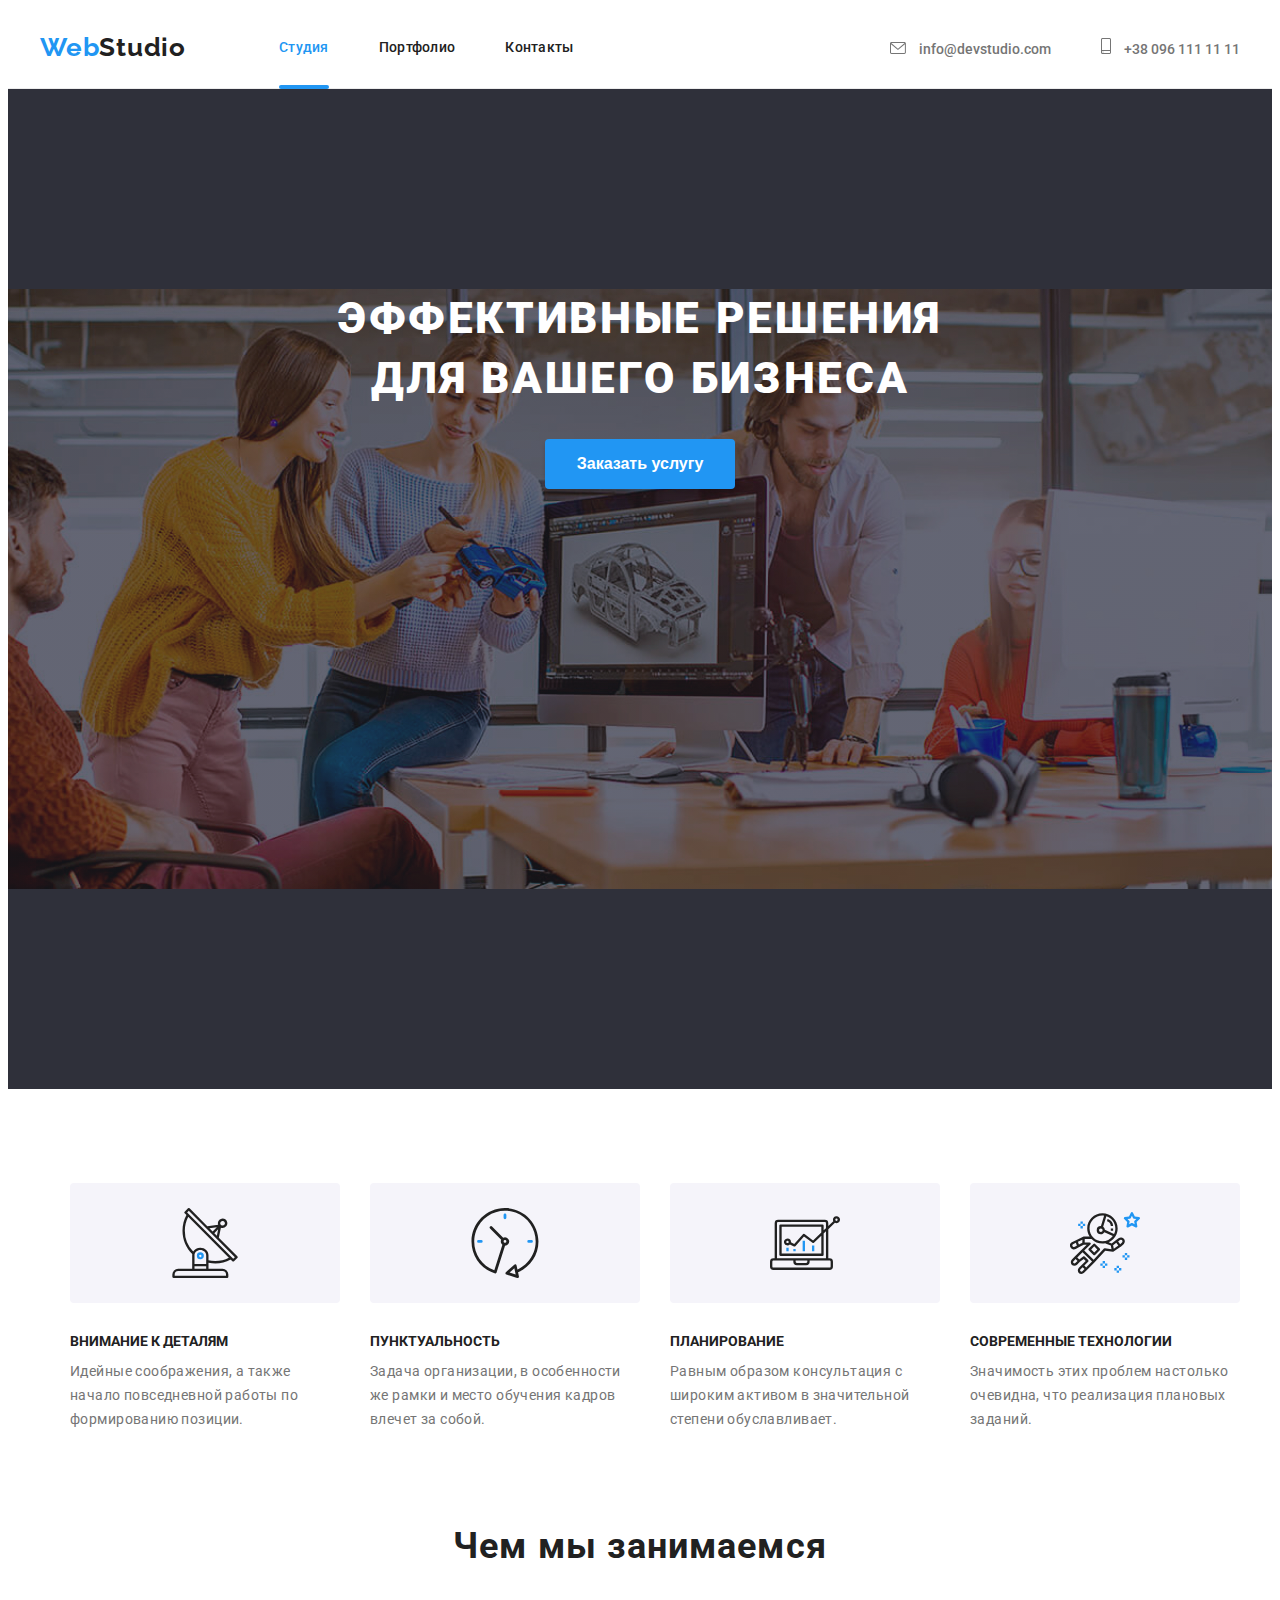
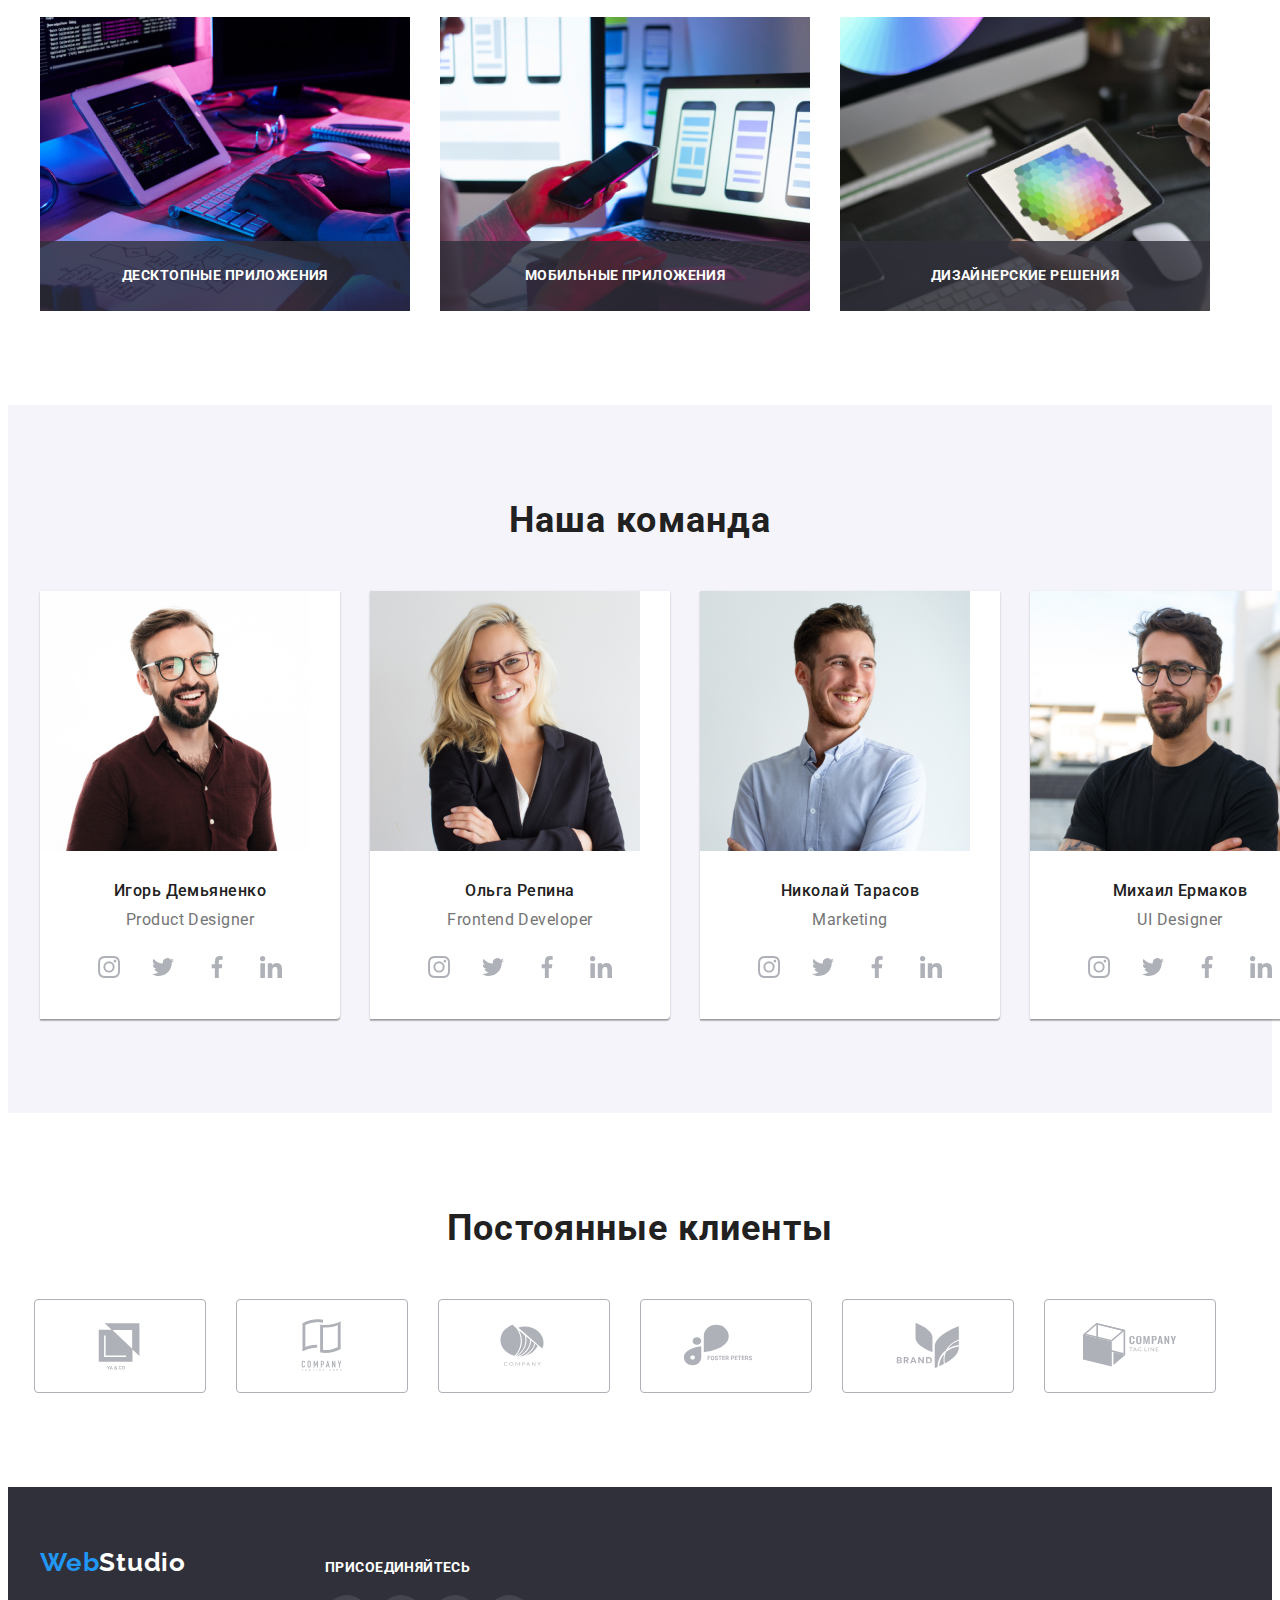
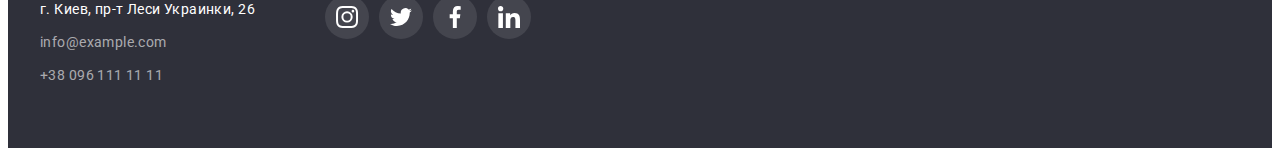
<file: index.html>
<!DOCTYPE html>
<html lang="ru">

    <head>
    <meta charset="UTF-8">
    <meta http-equiv="X-UA-Compatible" content="IE=edge">
    <meta name="viewport" content="width=device-width, initial-scale=1.0">
    <title>Document</title>

    <link rel="preconnect" href="https://fonts.googleapis.com" />
    <link rel="preconnect" href="https://fonts.gstatic.com" crossorigin />
    <link
        href="https://fonts.googleapis.com/css2?family=Raleway:wght@700&family=Roboto:wght@400;500;700;900&display=swap"
        rel="stylesheet" />

    <link rel="stylesheet" href="https://cdnjs.cloudflare.com/ajax/libs/modern-normalize/1.1.0/modern-normalize.min.css"
            integrity="sha512-wpPYUAdjBVSE4KJnH1VR1HeZfpl1ub8YT/NKx4PuQ5NmX2tKuGu6U/JRp5y+Y8XG2tV+wKQpNHVUX03MfMFn9Q=="
            crossorigin="anonymous" referrerpolicy="no-referrer" />
    
     <link rel="stylesheet" href="./css/styles.css" />
     <link rel="stylesheet" href="./images/icons.svg" />
    <link rel="stylesheet" href="./jc/modal.js" />
   
    </head>

    <body>
        <!--Шапка-->
    <header class="page-header">
        <!--Навигация-->
       <div class="container">
        <nav class="header-nav">
            <a href="./index.html" class="logo" lang="en">
                <span class="text-accent-logo">Web</span><span class="text-logo">Studio</span>
            </a>
            <ul class="nav-link">
                <li class="nav-itam"><a href="./index.html" class="link text-accent">Студия</a></li>
                <li class="nav-itam"> <a href="./portfolio.html" class="link">Портфолио</a></li>
                <li class="nav-itam"><a href="" class="link">Контакты</a></li>
            </ul>
        
        <ul class="contacts contacts-header">
            <li class="contact-list">
               
                <a href="mailto:info@devstudio.com" class="contacts contacts-link-header">
                    <svg class="mail-icon" width="16" height="12">
                        <use href="./images/icons.svg#icon-envelope"></use>
                    </svg>
                    info@devstudio.com
                </a>
            
            </li>
                <li class="contact-list">
                   
                <a href="tel:+380961111111" class="contacts contacts-link-header">
                    <svg class="phone-icon" width="10" height="16">
                        <use href="./images/icons.svg#icon-smartphone"></use>
                    </svg>
                    +38 096 111 11 11
                </a>
       
        </li>
            </ul>
        </nav>
        </div>
    </header>
    <main>
        <!-- Заказ услуг -->
        <section class="hero-section">
           
            <div class="container">
            <h1 class="text-hero">Эффективные решения для вашего бизнеса</h1>
            <button class="button-order" type="button" data-modal-open>Заказать услугу</button>
            <!--Модалка-->
            <div class="backdrop is-hidden" data-modal>
                <div class="modal">
                    <button class="btn-close" type="button" data-modal-close>
                        <svg class="btn-close-icone" width="18" height="18">
                            <use href="./images/icons/decoration /close.svg#icon-close"></use>
                        </svg>
                       
                    </button>
                    <p>
                        
                    </p>
                </div>
            </div>
        </div>
        </section>
        <!-- <h2>Особенности</h2> -->
        <section class="special-features section">
           
            <div class="container">
                <ul class="feature-list">
                <li class="feature-item">
                    <div class="icon-wrapper">
                        <svg class="icon" width="70" height="70">
                            <use href="./images/icons.svg#icon-antenna"></use>
                        </svg>
                    </div>
                    <h3 class="feature feature-item">Внимание к деталям</h3>
                    <p class="feature-text">Идейные соображения, а также начало повседневной работы по формированию
                        позиции.</p>
                </li>
                <li class="feature-item">
                    <div class="icon-wrapper">
                        <svg class="icon" width="70" height="70">
                            <use href="./images/icons.svg#icon-clock"></use>
                        </svg>
                    </div>
                    <h3 class="feature feature-item">Пунктуальность</h3>
                    <p class="feature-text">Задача организации, в особенности же рамки и место обучения кадров влечет
                        за собой.</p>
                </li>
                <li class="feature-item">
                    <div class="icon-wrapper">
                        <svg class="icon" width="70" height="70">
                            <use href="./images/icons.svg#icon-diagram"></use>
                        </svg>
                        </div>
                    <h3 class="feature feature-item">Планирование</h3>
                    <p class="feature-text">Равным образом консультация с широким активом в значительной степени
                        обуславливает.</p>
                </li>
                <li class="feature-item">
                    <div class="icon-wrapper">
                        <svg class="icon" width="70" height="70">
                            <use href="./images/icons.svg#icon-astronaut"></use>
                        </svg>
                        </div>
                    <h3 class="feature feature-item">Современные технологии</h3>
                    <p class="feature-text">Значимость этих проблем настолько очевидна, что реализация плановых
                        заданий.</p>
                </li>
            </ul>
            </div>
            
        </section>
        <!--Чем занимаются-->
        <section class="section-title section">
            
            <div class="container">
                <h2 class="title">Чем мы занимаемся</h2>
                <ul class="box-cards">
                    <li class="box">
                        <img class="card-img" src="./images/img.jpg" alt="верстка" width="370">
                    <div class="box-caption">
                        <p class="paragraph">Десктопные приложения</p>
                    </div>
                    </li>
                    <li class="box">
                        <img class="card-img" src="./images/img-2.jpg" alt="разработка мобильного приложения" width="370">
                    <div class="box-caption">
                        <p class="paragraph">Мобильные приложения</p>
                    </div>
                    </li>
                    <li class="box">
                        <img class="card-img" src="./images/img-3.jpg" alt="палитра цвета для дизайна" width="370">
                    <div class="box-caption">
                        <p class="paragraph">Дизайнерские решения</p>
                    </div>
                    </li>
                </ul>
            </div>
        </section>
        <!--Наша команда-->
        <section class="team section">
            <div class="container">
                <h2 class="title">Наша команда</h2>
                <ul class="team-cards">
                    <li class="team-card">
                        
                        <img class="card-img" src="./images/img-4.jpg" alt="Игорь Демьяненко" width="270">
                        <div class="cards-text">
                        <h3 class="subtitle-1">Игорь Демьяненко</h3>
                        <p class="description-1"><span lang="en">Product Designer</span></p>
                        <div class="social-wrapper">
                            <ul class="social-list unmarked-list">
                                <li class="itam">
                                    <a href="https://www.instagram.com" class="social-link" target="_blank" rel="noopener noreferrer">
                                            <svg class="social-icon">
                                                <use href="./images/icons.svg#icon-instagramgray"></use>
                                                </svg>
                                    </a>
                                </li>
                                <li class="itam">
                                    <a href="https://twitter.com" class="social-link" target="_blank" rel="noopener noreferrer">
                                        <svg class="social-icon">
                                            <use href="./images/icons.svg#icon-twittergray">
                                            </use>
                                        </svg>
                                    </a>
                                </li>
                                <li class="itam">
                                    <a href="https://www.facebook.com" class="social-link" target="_blank" rel="noopener noreferrer">
                                        <svg class="social-icon">
                                            <use href="./images/icons.svg#icon-facebookgray"></use>
                                            </svg>
                                            </a>
                                            </li>

                                            <li class="itam">
                                                <a href="https://www.linkedin.com" class="social-link" target="_blank" rel="noopener noreferrer">
                                                    <svg class="social-icon">
                                                        <use href="./images/icons.svg#icon-linkedingray"></use>
                                                        </svg>
                                                        </a>
                                                        </li>
                                                       
                            </ul>
                            </div>
                    </div>
                    </li>
                    <li class="team-card">
                        
                        <img class="card-img" src="./images/img-5.jpg" alt="Ольга Репина" width="270">
                        <div class="cards-text">
                        <h3 class="subtitle-1">Ольга Репина</h3>
                        <p class="description-1"><span lang="en">Frontend Developer</span></p>
                    <div class="social-wrapper">
                        <ul class="unmarked-list social-list">
                            <li class="itam">
                                <a href="https://www.instagram.com" class="social-link" target="_blank" rel="noopener noreferrer">
                                    <svg class="social-icon" width="44" height="44">
                                        <use href="./images/icons.svg#icon-instagramgray"></use>
                                    </svg>
                                </a>
                            </li>
                            <li class="itam">
                                <a href="https://twitter.com" class="social-link" target="_blank" rel="noopener noreferrer">
                                    <svg class="social-icon" width="44" height="44">
                                        <use href="./images/icons.svg#icon-twittergray">
                                        </use>
                                    </svg>
                                </a>
                            </li>
                            <li class="itam">
                                <a href="https://www.facebook.com" class="social-link" target="_blank" rel="noopener noreferrer">
                                    <svg class="social-icon" width="44" height="44">
                                        <use href="./images/icons.svg#icon-facebookgray"></use>
                                    </svg>
                                </a>
                            </li>
                    
                            <li class="itam">
                                <a href="https://www.linkedin.com" class="social-link" target="_blank" rel="noopener noreferrer">
                                    <svg class="social-icon" width="44" height="44">
                                        <use href="./images/icons.svg#icon-linkedingray"></use>
                                    </svg>
                                </a>
                            </li>
                    
                        </ul>
                    </div>
                    </div>
                    </li>
                    <li class="team-card">
                       
                        <img class="card-img" src="./images/img-6.jpg" alt="Николай Тарасов" width="270">
                        <div class="cards-text">
                        <h3 class="subtitle-1">Николай Тарасов</h3>
                        <p class="description-1"><span lang="en">Marketing</span></p>
                    <div class="social-wrapper">
                        <ul class="unmarked-list social-list">
                            <li class="itam">
                                <a href="https://www.instagram.com" class="social-link" target="_blank" rel="noopener noreferrer">
                                    <svg class="social-icon" width="44" height="44">
                                        <use href="./images/icons.svg#icon-instagramgray"></use>
                                    </svg>
                                </a>
                            </li>
                            <li class="itam">
                                <a href="https://twitter.com" class="social-link" target="_blank" rel="noopener noreferrer">
                                    <svg class="social-icon" width="44" height="44">
                                        <use href="./images/icons.svg#icon-twittergray">
                                        </use>
                                    </svg>
                                </a>
                            </li>
                            <li class="itam">
                                <a href="https://www.facebook.com" class="social-link" target="_blank" rel="noopener noreferrer">
                                    <svg class="social-icon" width="44" height="44">
                                        <use href="./images/icons.svg#icon-facebookgray"></use>
                                    </svg>
                                </a>
                            </li>
                    
                            <li class="itam">
                                <a href="https://www.linkedin.com" class="social-link" target="_blank" rel="noopener noreferrer">
                                    <svg class="social-icon" width="44" height="44">
                                        <use href="./images/icons.svg#icon-linkedingray"></use>
                                    </svg>
                                </a>
                            </li>
                    
                        </ul>
                    </div>
                    </div>
                    </li>
                    <li class="team-card">
                       
                        <img class="card-img" src="./images/img-7.jpg" alt="Михаил Ермаков" width="270">
                         <div class="cards-text">
                        <h3 class="subtitle-1">Михаил Ермаков</h3>
                        <p class="description-1"><span lang="en">UI Designer</span></p>
                    <div class="social-wrapper">
                        <ul class="unmarked-list social-list">
                            <li class="itam">
                                <a href="https://www.instagram.com" class="social-link" target="_blank" rel="noopener noreferrer">
                                    <svg class="social-icon" width="44" height="44">
                                        <use href="./images/icons.svg#icon-instagramgray"></use>
                                    </svg>
                                </a>
                            </li>
                            <li class="itam">
                                <a href="https://twitter.com" class="social-link" target="_blank" rel="noopener noreferrer">
                                    <svg class="social-icon" width="44" height="44">
                                        <use href="./images/icons.svg#icon-twittergray">
                                        </use>
                                    </svg>
                                </a>
                            </li>
                            <li class="itam">
                                <a href="https://www.facebook.com" class="social-link" target="_blank" rel="noopener noreferrer">
                                    <svg class="social-icon" width="44" height="44">
                                        <use href="./images/icons.svg#icon-facebookgray"></use>
                                    </svg>
                                </a>
                            </li>
                    
                            <li class="itam">
                                <a href="https://www.linkedin.com" class="social-link" target="_blank" rel="noopener noreferrer">
                                    <svg class="social-icon" width="44" height="44">
                                        <use href="./images/icons.svg#icon-linkedingray"></use>
                                    </svg>
                                </a>
                            </li>
                    
                        </ul>
                    </div>
                    </div>
                    </li>
                </ul>
            </div>
        </section>
        <!--Клиенты-->
        <section class="client section">
            <div class="container">
                <h2 class="title">Постоянные клиенты</h2>
                <ul class="list-clients unmarked-list">
                    <li class="itam">
                        <a href="./" class="client-link" target="_blank" rel="noopener noreferrer">
                            <svg class="client-icon" width="106" height="60">
                                <use href="./images/icons.svg#icon-yaco"></use>
                            </svg>
                        </a>
                    </li>

                    <li class="itam">
                        <a href="./" class="client-link" target="_blank" rel="noopener noreferrer">
                            <svg class="client-icon" width="106" height="60">
                                <use href="./images/icons.svg#icon-twopaper"></use>
                            </svg>
                        </a>
                     </li>

                    <li class="itam">
                        <a href="./" class="client-link" target="_blank" rel="noopener noreferrer">
                            <svg class="client-icon" width="106" height="60">
                                <use href="./images/icons.svg#icon-circlecompany"></use>
                            </svg>
                        </a>
                    </li>

                    <li class="itam">
                        <a href="./" class="client-link" target="_blank" rel="noopener noreferrer">
                            <svg class="client-icon" width="106" height="60">
                                <use href="./images/icons.svg#icon-fosterfocus"></use>
                            </svg>
                        </a>
                    </li>

                    <li class="itam">
                        <a href="./" class="client-link" target="_blank" rel="noopener noreferrer">
                            <svg class="client-icon" width="106" height="60">
                                <use href="./images/icons.svg#icon-brand"></use>
                            </svg>
                        </a>
                    </li>
                    <li class="itam">
                        <a href="./" class="client-link" target="_blank" rel="noopener noreferrer">
                            <svg class="client-icon" width="106" height="60">
                                <use href="./images/icons.svg#icon-cube"></use>
                            </svg>
                        </a>
                    </li>
                </ul>
            </div>
        </section>
    </main>
    <!--Футер-->
    <footer class="footer">
      
        <div class="container">
            <div class="adress-container">
            <a href="./index.html" class="logo" lang="en">
                <span class="text-accent-logo">Web</span><span class="text-logo clear-link-text-accent">Studio</span>
            </a>
            <address class="footer-adress">
                <ul class="contacts footer-contacts">
                    <li class="item-adress-geo">
                        <a class="contacts-link clear-link-text-accent" href="https://bit.ly/3pXMvUd" target="_blank" rel="noopener noreferrer">г.
                            Киев, пр-т
                            Леси Украинки, 26</a> </li>
                    <li class="item-adress-mail">
                        <a class="contacts-link footer-mail" href="mailto:info@devstudio.com">info@example.com</a> </li>
                    <li class="item-adress-phone">
                        <a class="contacts-link footer-phone" href="tel:+380961111111">+38 096 111 11 11</a> </li>
                </ul>
            </address>
        </div>
        <div class="follow-us-container">
            <h2 class="subtitle-1">ПРИСОЕДИНЯЙТЕСЬ</h2>
                <ul class="unmarked-list social-list">
                    <li class="itam">
                        <a href="https://www.instagram.com" class="social-link" target="_blank" rel="noopener noreferrer">
                            <svg class="social-icon" width="44" height="44">
                                <use href="./images/icons.svg#icon-instagramgray"></use>
                            </svg>
                        </a>
                    </li>
                    <li class="itam">
                        <a href="https://twitter.com" class="social-link" target="_blank" rel="noopener noreferrer">
                            <svg class="social-icon" width="44" height="44">
                                <use href="./images/icons.svg#icon-twittergray">
                                </use>
                            </svg>
                        </a>
                    </li>
                    <li class="itam">
                        <a href="https://www.facebook.com" class="social-link" target="_blank" rel="noopener noreferrer">
                            <svg class="social-icon" width="44" height="44">
                                <use href="./images/icons.svg#icon-facebookgray"></use>
                            </svg>
                        </a>
                    </li>
                
                    <li class="itam">
                        <a href="https://www.linkedin.com" class="social-link" target="_blank" rel="noopener noreferrer">
                            <svg class="social-icon" width="44" height="44">
                                <use href="./images/icons.svg#icon-linkedingray"></use>
                            </svg>
                        </a>
                    </li>
                
                </ul>

        </div>
        </div>
    </footer>
    <script src="./jc/modal.js"></script>
    </body>
</html>
</file>
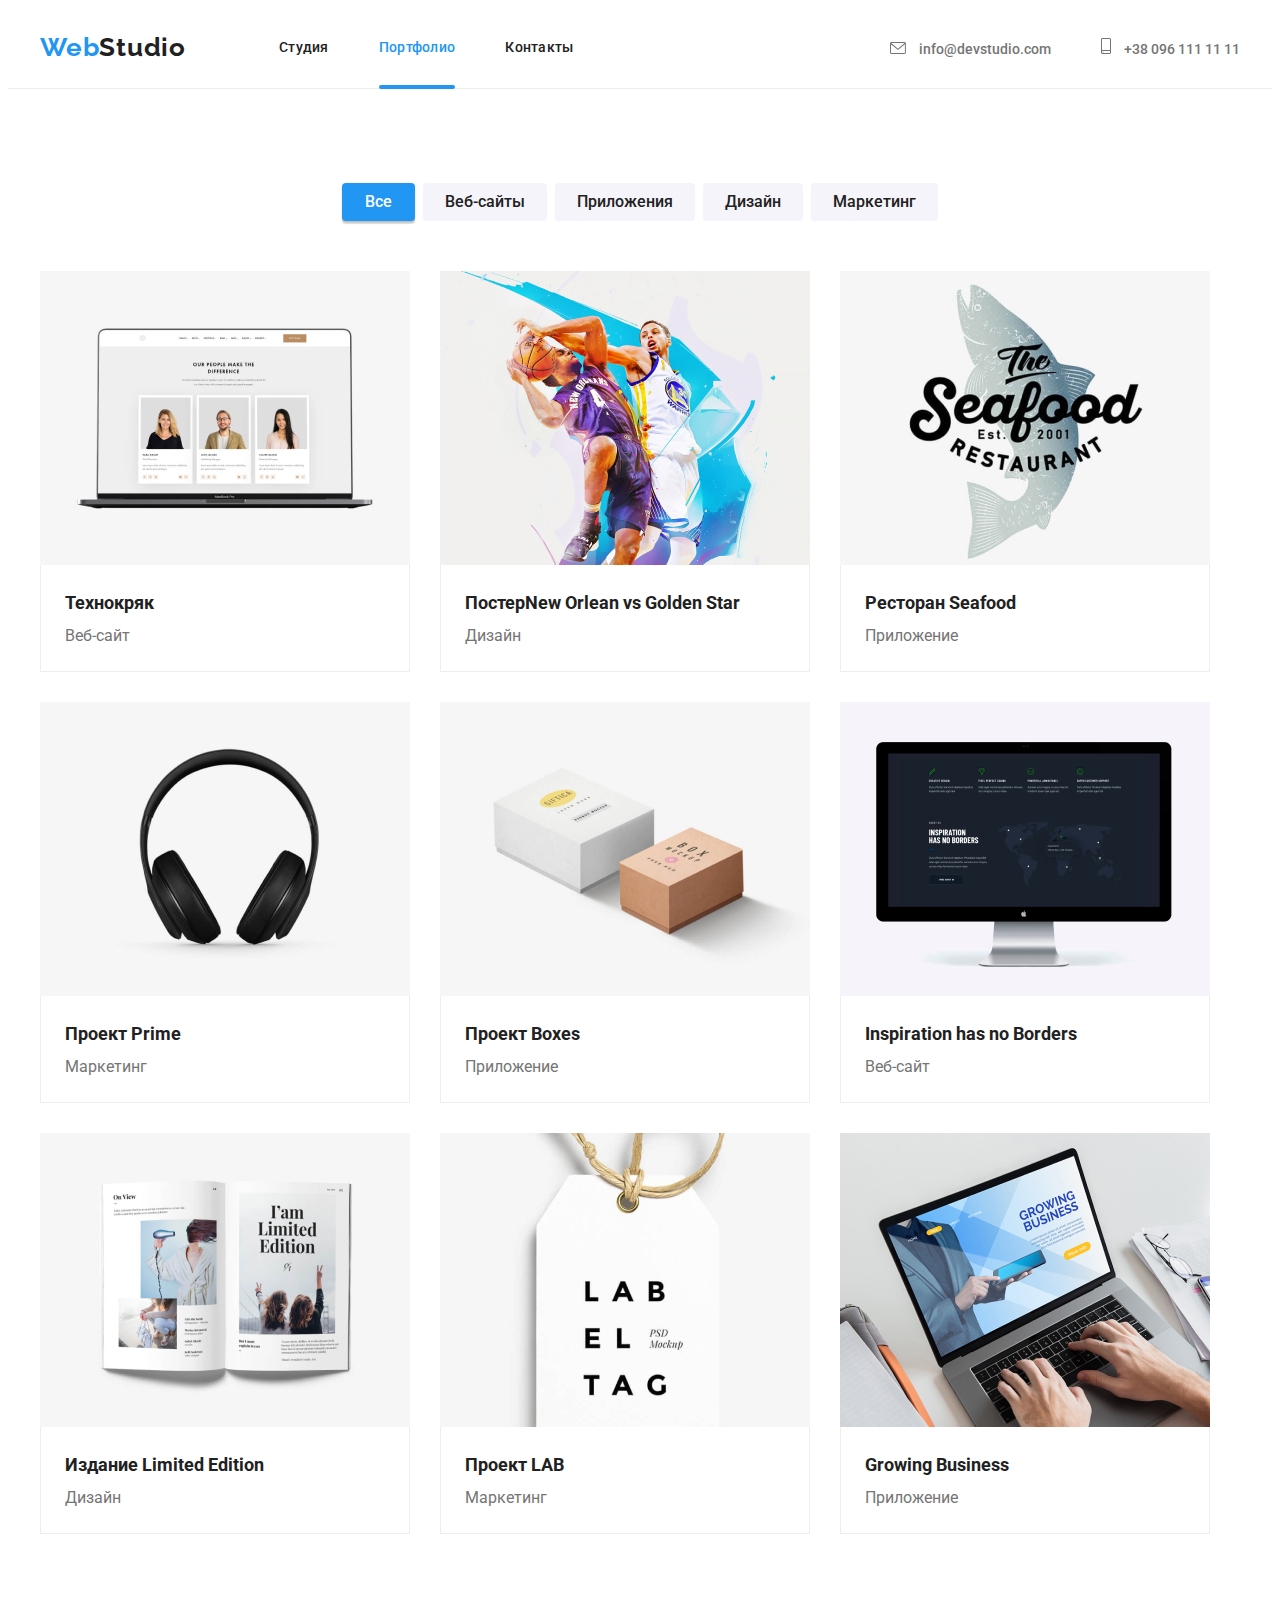
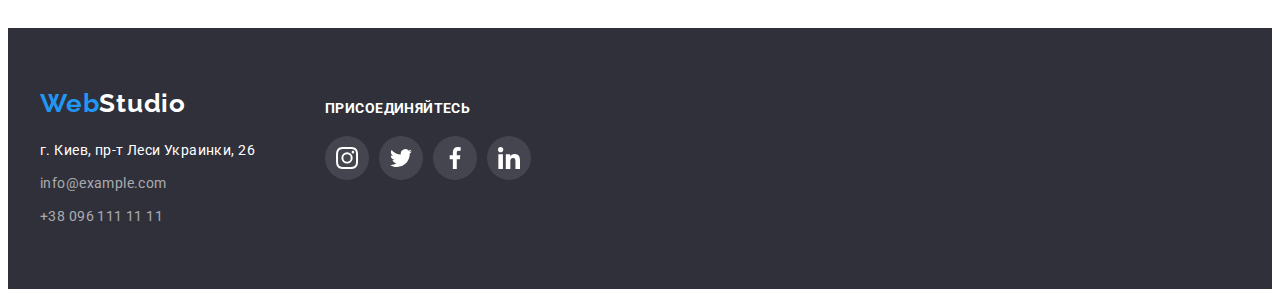
<file: portfolio.html>
<!DOCTYPE html>
<html lang="ru">
<head>
    <meta charset="UTF-8">
    <meta http-equiv="X-UA-Compatible" content="IE=edge">
    <meta name="viewport" content="width=device-width, initial-scale=1.0">
    <title>Document</title>

    <link rel="preconnect" href="https://fonts.googleapis.com" />
    <link rel="preconnect" href="https://fonts.gstatic.com" crossorigin />
    <link href="https://fonts.googleapis.com/css2?family=Raleway:wght@700&family=Roboto:wght@400;500;700;900&display=swap"
        rel="stylesheet" />
    

<link rel="stylesheet" href="https://cdnjs.cloudflare.com/ajax/libs/modern-normalize/1.1.0/modern-normalize.min.css"
    integrity="sha512-wpPYUAdjBVSE4KJnH1VR1HeZfpl1ub8YT/NKx4PuQ5NmX2tKuGu6U/JRp5y+Y8XG2tV+wKQpNHVUX03MfMFn9Q=="
    crossorigin="anonymous" referrerpolicy="no-referrer" />
    
    <link rel="stylesheet" href="./css/styles.css" />

</head>
<body>
    <!--Шапка-->
    <header class="page-header">
      
        <div class="container">
            <nav class="header-nav">
                <a href="./index.html" class="logo" lang="en">
                    <span class="text-accent-logo">Web</span><span class="text-logo">Studio</span>
                </a>
                <ul class="nav-link">
                    <li class="nav-itam"><a href="./index.html" class="link">Студия</a></li>
                    <li class="nav-itam"> <a href="./portfolio.html" class="link text-accent">Портфолио</a></li>
                    <li class="nav-itam"><a href="" class="link">Контакты</a></li>
                </ul>
    
                <ul class="contacts contacts-header">
                    <li class="contact-list">
                
                        <a href="mailto:info@devstudio.com" class="contacts contacts-link-header">
                            <svg class="mail-icon" width="16" height="12">
                                <use href="./images/icons.svg#icon-envelope"></use>
                            </svg>
                            info@devstudio.com
                        </a>
                
                    </li>
                    <li class="contact-list">
                
                        <a href="tel:+380961111111" class="contacts contacts-link-header">
                            <svg class="phone-icon" width="10" height="16">
                                <use href="./images/icons.svg#icon-smartphone"></use>
                            </svg>
                            +38 096 111 11 11
                        </a>
                
                    </li>
                </ul>
            </nav>
        </div>
    </header>
    <main>
        <!--Портфолио-->
        <section class="section-portfolio section">
            <div class="container">
                <h1 hidden>Портфолио</h1>
                <!--Фильтр-->
                <ul class="filter-list">
                    <li class="filter-all item ">
                        <button class="button-active filter-btn" type="button">Все</button></li>
                    <li class="filter-all-sites item">
                        <button class="button filter-btn" type="button">Веб-сайты</button></li>
                    <li class="filter-annexes item">
                        <button class="button filter-btn" type="button">Приложения</button></li>
                    <li class="filter-design item">
                        <button class="button filter-btn" type="button">Дизайн</button></li>
                    <li class="filter-marketing item">
                        <button class="button filter-btn" type="button">Маркетинг</button></li>
                </ul>
                <!--Карточки-->
                <ul class="portfolio-cards">
                    <li class="card">
                        <a class="card-link" href="./">
                            <div class="img-wrapper">
                            <img class="card-img" src="./images/img-8.jpg" alt="компьютер-фото-команды" width="370">
                        <div class="card-link-overlay">
                            <p class="overlay-text">Ресурс предлагает комплексные предложения с разным уровнем функционала и сервисов. Все это позволит посетителю получить
                            исчерпывающие сведения о компании или частном лице.</p>
                        </div>    
                        </div>
                            <div class="card-text">
                                <h2 class="subtitle">Технокряк</h2>
                            <p class="description">Веб-сайт</p>
                            </div>
                        </a>
                    </li>
                    <li class="card">
                        <a class="card-link" href="./">
                            <div class="img-wrapper">
                            <img class="card-img" src="./images/img-9.jpg" alt="постер-с-баскетболистами" width="370">
                            <div class="card-link-overlay">
                                <p class="overlay-text">Ресурс предлагает комплексные предложения с разным уровнем функционала и сервисов. Все это позволит посетителю получить
                                исчерпывающие сведения  о компании или частном лице.</p>
                            </div>
                        </div>
                            <div class="card-text">
                                <h2 class="subtitle">Постер<span lang="en">New Orlean vs Golden Star</span></h2>
                                <p class="description">Дизайн</p>
                            </div>
                        </a>
                    </li>
                    <li class="card">
                        <a class="card-link" href="./">
                            <div class="img-wrapper">
                            <img class="card-img" src="./images/img-16.jpg" alt="логотип-на-фоне-рыбы" width="370">
                            <div class="card-link-overlay">
                                <p class="overlay-text">Ресурс предлагает комплексные предложения с разным уровнем функционала и сервисов. Все это позволит посетителю получить
                                исчерпывающие сведения  о компании или частном лице.</p>
                            </div>
                        </div>
                            <div class="card-text">
                                <h2 class="subtitle">Ресторан <span lang="en">Seafood</span></h2>
                                <p class="description">Приложение</p>
                            </div>
                        </a>
                    </li>
                    <li class="card">
                        <a class="card-link" href="./">
                            <div class="img-wrapper">
                            <img class="card-img" src="./images/img-10.jpg" alt="наушники-на-белом-фоне" width="370">
                        <div class="card-link-overlay">
                            <p class="overlay-text">Ресурс предлагает комплексные предложения с разным уровнем функционала и сервисов. Все это позволит посетителю получить
                            исчерпывающие сведения  о компании или частном лице.</p>
                        </div>
                        </div>
                            <div class="card-text">
                                <h2 class="subtitle">Проект <span lang="en">Prime</span></h2>
                                <p class="description">Маркетинг</p>
                           </div>
                        </a>
                    </li>
                    <li class="card">
                        <a class="card-link" href="./">
                            <div class="img-wrapper">
                            <img class="card-img" src="./images/img-11.jpg" alt="белая-и-коричневая-коробки" width="370">
                        <div class="card-link-overlay">
                            <p class="overlay-text">Ресурс предлагает комплексные предложения с разным уровнем функционала и сервисов. Все это позволит посетителю получить
                            исчерпывающие сведения  о компании или частном лице.</p>
                        </div>
                        </div>
                            <div class="card-text">
                                <h2 class="subtitle">Проект <span lang="en">Boxes</span></h2>
                            <p class="description">Приложение</p>
                            </div>
                        </a>
                    </li>
                    <li class="card">
                        <a class="card-link" href="./">
                            <div class="img-wrapper">
                            <img class="card-img" src="./images/img-12.jpg" alt="монитор-с-картой-мира" width="370">
                        <div class="card-link-overlay">
                            <p class="overlay-text">Ресурс предлагает комплексные предложения с разным уровнем функционала и сервисов. Все это позволит посетителю получить
                            исчерпывающие сведения  о компании или частном лице.</p>
                        </div>
                        </div>
                            <div class="card-text">
                            <h2 class="subtitle"><span lang="en">Inspiration has no Borders</span></h2>
                            <p class="description">Веб-сайт</p>
                            </div>
                        </a>
                    </li>
                    <li class="card">
                        <a class="card-link" href="./">
                            <div class="img-wrapper">
                            <img class="card-img" src="./images/img-13.jpg" alt="раскрытый-журнал" width="370">
                        <div class="card-link-overlay">
                            <p class="overlay-text">Ресурс предлагает комплексные предложения с разным уровнем функционала и сервисов. Все это позволит посетителю получить
                            исчерпывающие сведения  о компании или частном лице.</p>
                        </div>
                        </div>
                            <div class="card-text">
                            <h2 class="subtitle">Издание <span lang="en">Limited Edition</span></h2>
                            <p class="description">Дизайн</p>
                            </div>
                        </a>
                    </li>
                    <li class="card">
                        <a class="card-link" href="./">
                            <div class="img-wrapper">
                            <img class="card-link" src="./images/img-14.jpg" alt="белая-бирка-с-черными-буквами-и-коричневой-веревкой"
                                width="370">
                            <div class="card-link-overlay">
                                <p class="overlay-text">Ресурс предлагает комплексные предложения с разным уровнем функционала и сервисов. Все это позволит посетителю получить
                                исчерпывающие сведения  о компании или частном лице.</p>
                            </div>
                            </div>
                                <div class="card-text">
                                    <h2 class="subtitle">Проект <span lang="en">LAB</span></h2>
                                    <p class="description">Маркетинг</p>
                                </div>
                            
                        </a>
                    </li>
                    <li class="card">
                        <a class="card-link" href="./">
                            <div class="img-wrapper">
                            <img class="card-img" src="./images/img-15.jpg" alt="ноутбук-с-бизнес-идеей" width="370">
                        <div class="card-link-overlay">
                            <p class="overlay-text">Ресурс предлагает комплексные предложения с разным уровнем функционала и сервисов. Все это позволит посетителю получить
                            исчерпывающие сведения  о компании или частном лице.</p>
                        </div>
                        </div>
                            <div class="card-text">
                            <h2 class="subtitle"><span lang="en">Growing Business</span></h2>
                            <p class="description">Приложение</p>
                            </div>
                        </a>
                    </li>
                </ul>
            </div>
        </section>
    </main>
    <!--Футер-->
<footer class="footer">
    <div class="container">
        <div class="adress-container">
            <a href="./index.html" class="logo" lang="en">
                <span class="text-accent-logo">Web</span><span class="text-logo clear-link-text-accent">Studio</span>
            </a>
            <address class="footer-adress">
                <ul class="contacts footer-contacts">
                    <li class="item-adress-geo">
                        <a class="contacts-link clear-link-text-accent" href="https://bit.ly/3pXMvUd" target="_blank"
                            rel="noopener noreferrer">г.
                            Киев, пр-т
                            Леси Украинки, 26</a>
                    </li>
                    <li class="item-adress-mail">
                        <a class="contacts-link footer-mail" href="mailto:info@devstudio.com">info@example.com</a>
                    </li>
                    <li class="item-adress-phone">
                        <a class="contacts-link footer-phone" href="tel:+380961111111">+38 096 111 11 11</a>
                    </li>
                </ul>
            </address>
        </div>
        <div class="follow-us-container">
            <h2 class="subtitle-1">ПРИСОЕДИНЯЙТЕСЬ</h2>
            <ul class="unmarked-list social-list">
                <li class="itam">
                    <a href="https://www.instagram.com" class="social-link" target="_blank" rel="noopener noreferrer">
                        <svg class="social-icon" width="44" height="44">
                            <use href="./images/icons.svg#icon-instagramgray"></use>
                        </svg>
                    </a>
                </li>
                <li class="itam">
                    <a href="https://twitter.com" class="social-link" target="_blank" rel="noopener noreferrer">
                        <svg class="social-icon" width="44" height="44">
                            <use href="./images/icons.svg#icon-twittergray">
                            </use>
                        </svg>
                    </a>
                </li>
                <li class="itam">
                    <a href="https://www.facebook.com" class="social-link" target="_blank" rel="noopener noreferrer">
                        <svg class="social-icon" width="44" height="44">
                            <use href="./images/icons.svg#icon-facebookgray"></use>
                        </svg>
                    </a>
                </li>

                <li class="itam">
                    <a href="https://www.linkedin.com" class="social-link" target="_blank" rel="noopener noreferrer">
                        <svg class="social-icon" width="44" height="44">
                            <use href="./images/icons.svg#icon-linkedingray"></use>
                        </svg>
                    </a>
                </li>

            </ul>

        </div>
    </div>
</footer>
</body>
</html>
</file>
<file: css/styles.css>
body {
    font-family:  "Roboto", sans-serif, "releway";
    font-style: normal;
    font-size: 14px;
    text-decoration: none;
}

.page-header {
    border-bottom: 1px solid #ECECEC;
    
}

.container {
    width: 1200px;
    margin: 0 auto;
    padding-left: 15px;
    padding-right: 15px;
}
.header-nav {
    display: flex;
    align-items: center;
}
.page-header .logo {
    margin-right: 93px;
    margin-bottom: 0;

}
.logo {
    display: block;
    color: #212121;
    font-family: Raleway,
    sans-serif;
    font-weight: 700;
    font-size: 26px;
    line-height: 31px;
    letter-spacing: 0.03em;
    text-decoration: none;
}
.section {
    padding: 94px 0;
    
}
.text-accent-logo {

    font-family: "Raleway";
    font-style: normal;
    font-weight: 700;
    font-size: 26px;
    line-height: 31px;
    color: #2196F3;
}

.text-logo {
    font-family: "Raleway";
    font-style: normal;
    font-weight: 700;
    font-size: 26px;
    line-height: 31px;
}

.nav-link {
    display: flex;
    color: #212121;
    font-weight: 500;
    font-size: 14px;
    line-height: 1.14;
    letter-spacing: 0.02em;
    list-style: none;
 
}


.text-accent::after {
    content: "";
   
    position: absolute;
    left: 0;
    bottom: -1px;
    width: 100%;
    height: 4px;
    background-color: #2196f3;
    border-radius: 2px; 
    opacity: 1;
    transition: opaciti 250ms cubic-bezier(0.4, 0, 0.2, 1);;
}


.nav-link .text-accent {
    color: #2196f3;

}
.nav-itam {
    text-decoration: none;
    position: relative;
}
.nav-itam:not(:last-child) {
    margin-right: 50px;
}

p, h1, h2, h3, h4, h5, h6, ul {
    list-style: none;
    margin: 0px;
    padding: 0px;
    font-size: 16px;
}
.link:hover,
.link:focus {
    color: #2196F3;
}

.link {
    display: block;
    padding-top: 32px;
    padding-bottom: 32px;
    color: inherit;
    text-decoration: none;

    transition: color 250ms
     cubic-bezier(0.4, 0, 0.2, 1);
}
.contacts-header {
    display: flex;
    color: #757575;
    margin-left: auto;
    align-items: flex-end;

    transition: color 250ms cubic-bezier(0.4, 0, 0.2, 1);
}

.mail-icon,
.phone-icon {
    content: '';
    display: inline-flex;
    flex-shrink: 0;
    margin-right: 10px;
    fill: currentColor;
    white-space: nowrap;
}


.contacts-link-header {
    color: #757575;
}
.contact-list:not(:last-child) {
    margin-right: 50px;
}

.contacts,
.contacts-list {
    font-weight: 500;
    font-size: 14px;
    line-height: 16px;
    text-decoration: none;
    list-style: none;
}

.contacts:hover,
.contacts:focus,
.contacts-link:hover,
.mail-icon:hover,
.mail-icon:focus,
.phone-icon:hover,
.phone-icon:focus {
    color: #2196F3;
}

.hero-section {
    padding: 200px 0;
    background-color: #2F303A;
    text-align: center;

    max-width: 1600px;
    height: 600px;
    background-image: linear-gradient(to right, 
    rgba(47, 48, 58, 0.4), rgba(47, 48, 58, 0.4)),
     url("../images/imghero.jpg");
    margin-left: auto;
    margin-right: auto;
    background-repeat: no-repeat;
    background-position: center;
}
.text-hero {
    color: #FFFFFF;
    font-weight: 900;
    font-size: 44px;
    line-height: 1.36;
    text-align: center;
    letter-spacing: 0.06em;
    text-transform: uppercase;
    margin: 0 auto 30px;
    max-width: 696px;
}
.hero-section .button-order {
    display: inline-block;
    font-weight: 700;
    font-size: 16px;
    padding: 10px 32px;
    border: none;
    line-height: 30px;
    text-align: center;
    background-color: #2196F3;
    color: #FFFFFF;
    box-shadow: 0px 4px 4px rgba(0, 0, 0, 0.15);
    border-radius: 4px;
    cursor: pointer;

    transition: background-color 250ms cubic-bezier(0.4, 0, 0.2, 1);
}
.hero-section .button-order:hover,
.hero-section .button-order:focus {
    background-color: #188ce8;
}

.backdrop {
    position: fixed;
    top: 0;
    left: 0;
    width: 100%;
    height: 100%;
    background-color: rgba(0, 0, 0, 0.2);
    opacity: 1;
    transition: opacity 250ms cubic-bezier(0.4, 0, 0.2, 1);
}

.backdrop.is-hidden {
    opacity: 0;
    pointer-events: none;
    visibility: hidden;
}

.backdrop.is-hidden .modal {
    transform: translate(-50%, -50%) scale(0.1, 0.1);
   
    
}
.modal {
    position: absolute;
    top: 50%;
    left: 50%;
    
    transform: translate(-50%, -50%) scale(1, 1);
    transition: visibility 250ms cubic-bezier(0.4, 0, 0.2, 1), transform 250ms cubic-bezier(0.4, 0, 0.2, 1);

    width: 528px;
    height: 581px;
    padding: 40px;

    background-color: #fff;
    box-shadow: 0px 1px 3px rgba(0, 0, 0, 0.12),
    0px 1px 1px rgba(0, 0, 0, 0.14),
    0px 2px 1px rgba(0, 0, 0, 0.2);
    border-radius: 4px;
}

.backdrop .btn-close {
    display: flex;
    align-items: center;
    justify-content: center;
    position: absolute;
    right: 8px;
    top: 8px;
    width: 30px;
    height: 30px;
    padding: 0;
    border: 1px solid #0000001a;
    border-radius: 50%;
    background-color: inherit;
    cursor: pointer;

    transition: color 250ms cubic-bezier(0.4, 0, 0.2, 1);
}

.backdrop .btn-close:hover,
.backdrop .btn-close:focus {
    color: #2196f3;
}

.modal .btn-close > .btn-close-icone {
    
    fill: currentColor;
}

.feature-list {
    display: flex;
}

.feature-list::before {
    background-image: url(../images/icons/);
    content: '';
    width: 270px;
    height: 120px;
}

.feature-list .feature-item {
    flex-basis: calc(100% / 4);
}
.feature-list .feature-item:not(:last-child){
    margin-right: 30px;
}
.feature.feature-item {
    font-weight: 700;
    font-size: 14px;
    line-height: 1.17;
    text-transform: uppercase;
    margin-bottom: 10px;
    color: #212121;
}

.icon-wrapper {
    content: '';
    display: flex;
    align-items: center;
    justify-content: center;
    width: 270px;
    height: 120px;
    margin-bottom: 30px;
    border-radius: 4px;
    background-color: #F5F4FA;
}

.feature-text {
    font-weight: 400;
    font-size: 14px;
    line-height: 24px;
    letter-spacing: 0.03em;
    color: #757575;
    
}

.section-title {
    padding-top: 0;
}
.title {
    font-weight: 700;
    font-size: 36px;
    line-height: 42px;
    text-align: center;
    letter-spacing: 0.03em;
    margin-bottom: 50px;
    color: #212121;
}

.box-cards,
.team-cards {
    display: flex;
}

.box:not(:last-child) {
    margin-right: 30px;
}

.box {
    position: relative;
    width: 370px;
}


.box-caption {
    position: absolute;
    left: 0;
    bottom: 0;
    display: flex;
    align-items: center;
    justify-content: center;
    width: 100%;
    height: 70px;
   
    color: #FFFFFF;
    background-color: rgba(47, 48, 58, 0.8);
}

.box-caption .paragraph {
   
    font-weight: 700;
    font-size: 14px;
    line-height: 1.14;
    text-align: center;
    letter-spacing: 0.03em;
    text-transform: uppercase;
}
.team-card:last-child {
    margin-right: 0px;
}
.card-img {
    display: block;
    height: auto;
    max-width: 100%;
}
.team {
    background-color: #F5F4FA;
}

 .team-card {  
    box-shadow: 0px 1px 3px rgba(0, 0, 0, 0.12),
    0px 1px 1px rgba(0, 0, 0, 0.14),
    0px 2px 1px rgba(0, 0, 0, 0.2);
    border-radius: 0px 0px 4px;
    background-color: #FFFFFF;

    margin-right: 30px;

    
}
 
.team-cards .cards-text {
    padding: 30px 15px;
    margin: 0;

    
}
.cards-text {
    width: 270px;
    text-align: center;
    letter-spacing: 0.03em;
    line-height: 19px;
    margin: 0;
}
.team-card .subtitle-1 {
    font-weight: 500;
    color: #212121;
    margin-bottom: 10px;
}
.social-list {
    display: inline-flex;
    align-items: center;
    
    justify-content: space-between;
    flex-wrap: wrap;
    margin-right: -10px;
    
}
.social-list .itam {
    margin-right: 10px;
    
    
}


.itam .social-link {
    display: flex;
    justify-content: center;
    align-items: center;
    width: 44px;
    height: 44px;
    
    fill: #AFB1B8;
    border-radius: 50%;

    transition: background-color 250ms cubic-bezier(0.4, 0, 0.2, 1), 
        fill 250ms cubic-bezier(0.4, 0, 0.2, 1);

}

.social-icon {
    width: 22px;
    height: 22px;
}

.team-card .social-list .social-link:hover,
.team-card .social-list .social-link:focus,
.footer .follow-us-container .social-link:hover,
.footer .follow-us-container .social-link:focus {
    background-color: #2196F3;
    fill: #FFF;

    
}

.list-clients {
    display: flex;
    justify-content: center;
    align-items: center;

    
}

.list-clients .item:not(:last-child) {
    margin-right: 30px;
}



.list-clients .client-link {
    display: flex;
    justify-content: center;
    align-items: center;
    width: 170px;
    height: 92px;
    border: 1px solid #afb1b8;
    border-radius: 4px;
    margin-right: 30px;
    fill: #afb1b8;

    transition: fill 250ms cubic-bezier(0.4, 0, 0.2, 1);
}

.list-clients .item {
    flex-basis: calc((100% - 30px) / 6);
}

.client .list-clients .client-link:hover,
.client .list-clients .client-link:focus {
    fill: #2196F3;
    border: 1px solid #2196F3;
}
.footer {
    padding: 60px 0;

    background-color: #2F303A;

    
}
.footer .logo {
    margin-bottom: 20px;
}


.footer-mail,
.footer-phone {
    text-decoration: none;
    font-style: normal;
}
.contacts-link {
    text-decoration: none;

    color: rgba(255, 255, 255, 0.6);

    transition: color 250ms cubic-bezier(0.4, 0, 0.2, 1);
}
.clear-link-text-accent {
    text-decoration: none;
    color: #FFFFFF;
    font-style: normal;
}


.item-adress-geo,
.item-adress-mail {
    margin-bottom: 9px;
}
.item-adress-mail,
.item-adress-phone {
    color: #ffffff99;
}
.footer-contacts {
    font-weight: 400;
    list-style: none;
    line-height: 1.71;
    letter-spacing: 0.03em;

    
}

.footer> .container {
    display: flex;
    align-items: flex-start;
}
.footer .adress-container {
    margin-right: 70px;
    
}
.footer .follow-us-container {
    padding-top: 12px;

    align-items: flex-start;
}
.footer .follow-us-container .social-link {
    background-color: rgba(255, 255, 255, 0.1);
    border-radius: 50%;
    fill: #FFFFFF;
}
.footer .subtitle-1 {
    color: #FFFFFF;
    font-weight: 700;
    font-size: 14px;
    letter-spacing: 0.03em;
    margin-bottom: 20px;
    text-transform: uppercase;
}



.portfolio {
    padding-top: 94px;
    padding-bottom: 94px;
}

.section-portfolio .filter-list {
    display: flex;
    align-items: center;
    justify-content: center;
}

.section-portfolio .item {
    margin-right: 8px;
}

.section-portfolio .item:last-child {
    margin-right: 0px;
}

.filter-list {
    margin-bottom: 50px;
}

.filter-btn {
    padding: 6px 22px;
    border: none;
    background-color: #F5F4FA;
    border-radius: 4px;
    cursor: pointer;

}

.button,
.button-active {
    font-family: inherit;
    font-weight: 500;
    font-size: 16px;
    line-height: 1.625;
    letter-spacing: inherit;
    border-radius: 4px;
    min-width: 73px;
    padding: 6px 22px;
    background-color: #f5f4fa;
    border-width: 0px;
    color: #212121;
    transition: background-color 250ms cubic-bezier(0.4, 0, 0.2, 1), color 250ms cubic-bezier(0.4, 0, 0.2, 1);
    
}

.button-active,
.button:hover,
.button:focus {
    background-color: #2196F3;
    box-shadow: 0px 3px 1px rgba(0, 0, 0, 0.1),
        0px 1px 2px rgba(0, 0, 0, 0.08),
        0px 2px 2px rgba(0, 0, 0, 0.12);
    color: #FFFFFF;
}

.portfolio-cards {
    display: flex;
    flex-wrap: wrap;
    margin-top: calc(30px * -1);
    margin-right: calc(30px * -1);
    

}

.portfolio-cards .card-text {

    padding: 20px 24px;
    border-right: 1px solid #eee;
    border-bottom: 1px solid #eee;
    border-left: 1px solid #eee;

}




.card-link {
    display: block;
    text-decoration: none;
    font-style: normal;
    color: inherit;
   
}

.portfolio-cards .img-wrapper {
    position: relative;
    overflow: hidden;
}

.overlay-text {
    
    font-weight: 400;
    font-size: 18px;
    letter-spacing: 0.03em;
 
}
.portfolio-cards .card-link-overlay {
    
    
    position: absolute;
    top: 0;
    left: 0;
    width: 100%;
    height: 100%;
    padding: 63px 24px;
    
    line-height: 1.55;
    color: #fff;
    background-color: rgba(33, 150, 243, 0.9);
    transition: transform 250ms cubic-bezier(0.4, 0, 0.2, 1);
    transform: translateY(100%);
   
    
}

.portfolio-cards .card-link:hover .card-link-overlay,
.portfolio-cards .card-link:focus .card-link-overlay {
    transform: translateX(0%);
    
}

.portfolio-cards .card {
    margin-right: 30px;
    margin-top: 30px;
    
}

 .card-link:hover,
 .card-link:focus,
.card-link-overflow:hover,
.card-link-overflow:focus {
  
    box-shadow: 0px 1px 1px rgba(0, 0, 0, 0.12),
        0px 4px 4px rgba(0, 0, 0, 0.06),
        1px 4px 6px rgba(0, 0, 0, 0.16);

    

}
.subtitle {
    font-weight: 700;
    font-size: 18px;
    line-height: 36px;
    color: #212121;

}

.description {

    line-height: 30px;
}

.description-1 {

    line-height: 19px;
    margin-bottom: 16px;
}

.description,
.description-1 {
    font-weight: 400;
    font-size: 16px;
    color: #757575;

}
</file>
